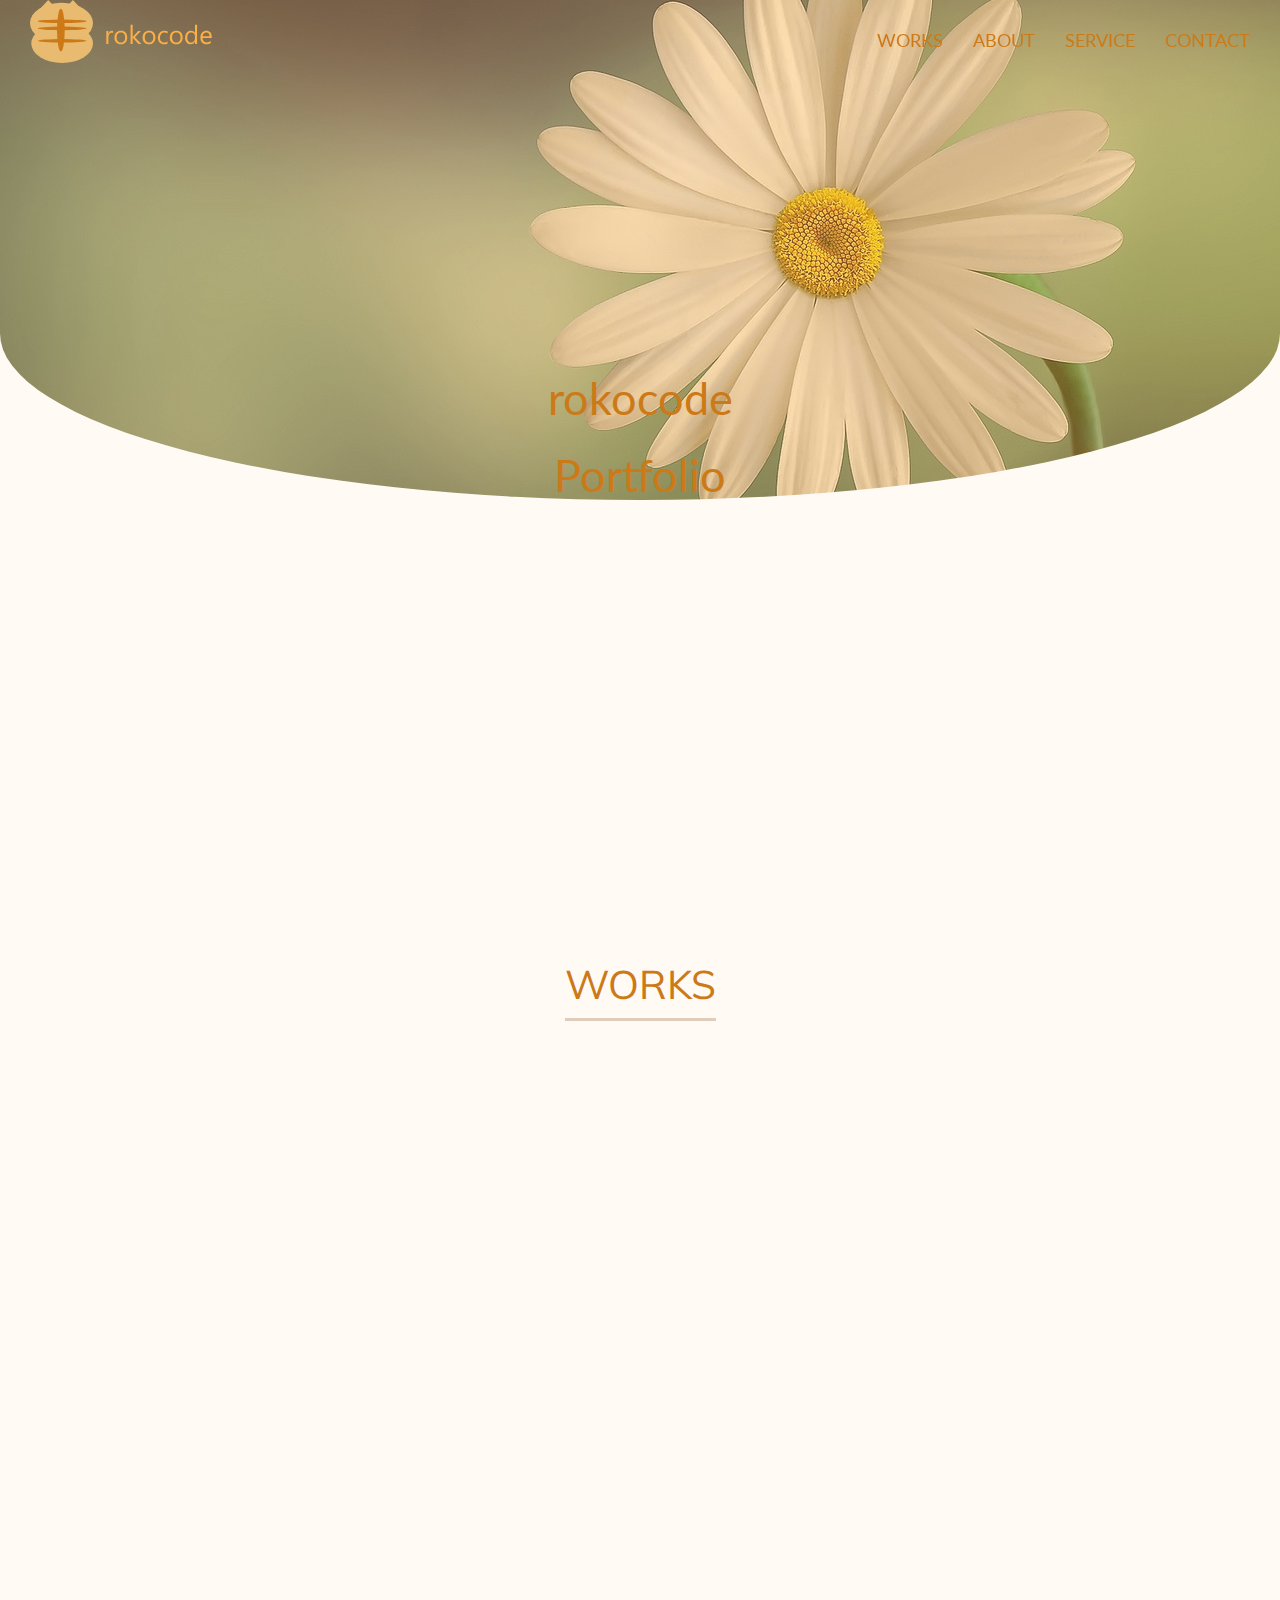
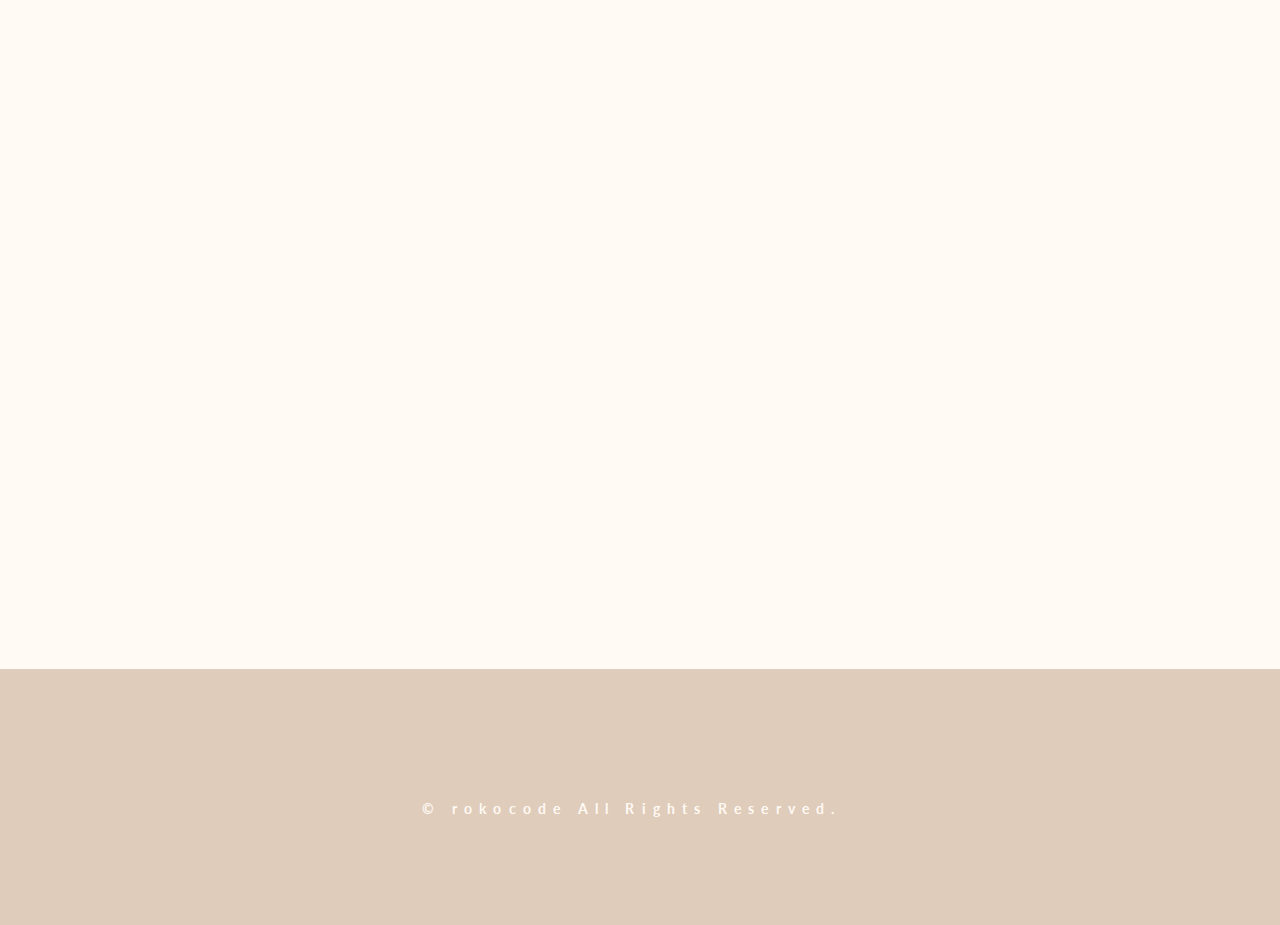
<file: index.html>
<!DOCTYPE html>
<html lang="ja">
<head>
  <meta charset="UTF-8">
  <title>rokocode</title>
  <meta name="description" content="rokocodeのポートフォリオサイトです。">
  <meta http-equiv="X-UA-Compatible" content="IE=edge">
  <meta name="viewport" content="width=device-width, initial-scale=1.0">
  <link rel="icon" href="img/favicon.ico">
  <link rel="preconnect" href="https://fonts.googleapis.com">
  <link rel="preconnect" href="https://fonts.gstatic.com" crossorigin>
  <link href="https://fonts.googleapis.com/css2?family=Lato&family=Mulish:wght@300;500;700&display=swap" rel="stylesheet">
  <link rel="stylesheet" href="css/reset.css">
  <link rel="stylesheet" href="css/style.css">
</head>
<body>
  <header id="header" class="wrapper">
    
      <h1 class="site-title">
        <a href="index.html"><img src="img/logo.svg" alt="rokocodeのロゴ画像"></a>
      </h1>

      <nav class="navi">
        <ul class="navi-menu">
          <li>
            <a href="#works">WORKS</a>
          </li>
          <li>
            <a href=about.html>ABOUT</a>
          </li>
          <li>
            <a href=about.html>SERVICE</a>
          </li>
          <li>
            <a href=contact.html>CONTACT</a>
          </li>
        </ul>
      </nav>

      <nav class="sp-menu">
        <ul class="sp-nav-menu">
          <li class="menu-list">
            <a href=index.html>TOP</a>
          </li>
          <li class="menu-list">
            <a href="#works">WORKS</a>
          </li>
          <li class="menu-list">
            <a href=about.html>ABOUT</a>
          </li>
          <li class="menu-list">
            <a href=about.html>SERVICE</a>
          </li>
          <li class="menu-list">
            <a href=contact.html>CONTACT</a>
          </li>
        </ul>
      </nav>
      <button type="button" class="btn js-btn">
        <span class="btn-line"></span>
      </button>
  </header>

  <div id="mask"></div>

  <div class="key-visual">
    <div class="slider">
      <img src="img/mainvisual1.png">
      <img src="img/mainvisual2.png">
      <img src="img/mainvisual3.png">
    </div>
    <div class="key-visual-logo">
      <h2>rokocode<br>
      Portfolio</h2>
    </div>

  </div><!--------key-visual------->

  <section id="works" class="wrapper">
    <div class="sec-title">
      <h3>WORKS</h3>
    </div>
    <ul class="works-list">
      <li class="works-item">
        <img src="img/site1.png" alt="スニーカーのストアサイト">
          <h4 class="works-title">Sneakers-スニーカーのストアサイト-</h4>
          <a class="btn-neumorphism" href="https://sneakers-shop-site.netlify.app/" target="_blank" rel="noopener noreferrer">view more</a>
        <div class="works-content">
          <ul class="tags">
            <li>HTML5</li>
            <li>CSS3</li>
            <li>SCSS</li>
            <li>JAVASCRIPT</li>
            <li>JQERY</li>
          </ul>
        </div><!-----works-content----->
      </li>
      <li class="works-item">
        <img src="img/site2.png" alt="カフェのサイト">
        <h4 class="works-title">COFFEE -カフェのサイト-</h4>
        <a class="btn-neumorphism" href="https://coffee-cafe-site.netlify.app/" target="_blank" rel="noopener noreferrer">view more</a>
        <div class="works-content">
          <ul class="tags">
            <li>HTML5</li>
            <li>CSS3</li>
            <li>SCSS</li>
          </ul>
        </div><!-----works-content----->
      </li>
      <li class="works-item">
        <img src="img/site3.png" alt="インテリアショップ">
        <h4 class="works-title">Furniture Design-インテリアショップのサイト-</h4>
        <a class="btn-neumorphism">view more</a>
        <div class="works-content">
          <ul class="tags">
            <li>WordPress</li>
            <li>HTML5</li>
            <li>CSS3</li>
            <li>SCSS</li>
            <li>JAVASCRIPT</li>
            <li>JQERY</li>
          </ul>
        </div><!-----works-content----->
      </li>
      <li class="works-item">
        <img src="img/site1.png" alt="rokocodeのPortfolioサイト">
        <h4 class="works-title">Portfolio-rokocodeのPortfolioサイト-</h4>
        <a class="btn-neumorphism">view more</a>
        <div class="works-content">
          <ul class="tags">
            <li>HTML5</li>
            <li>CSS3</li>
            <li>SCSS</li>
            <li>JAVASCRIPT</li>
            <li>JQERY</li>
          </ul>
        </div><!-----works-content----->
      </li>
    </ul>
  </section><!-----------#works .wrapper-------->
  <script src="https://ajax.googleapis.com/ajax/libs/jquery/3.6.3/jquery.min.js"></script>
  <script src="js/main.js"></script>
  
  <footer class="footer">
    <p>&copy; rokocode All Rights Reserved.</p>
  </footer>
</body>
</html>
</file>
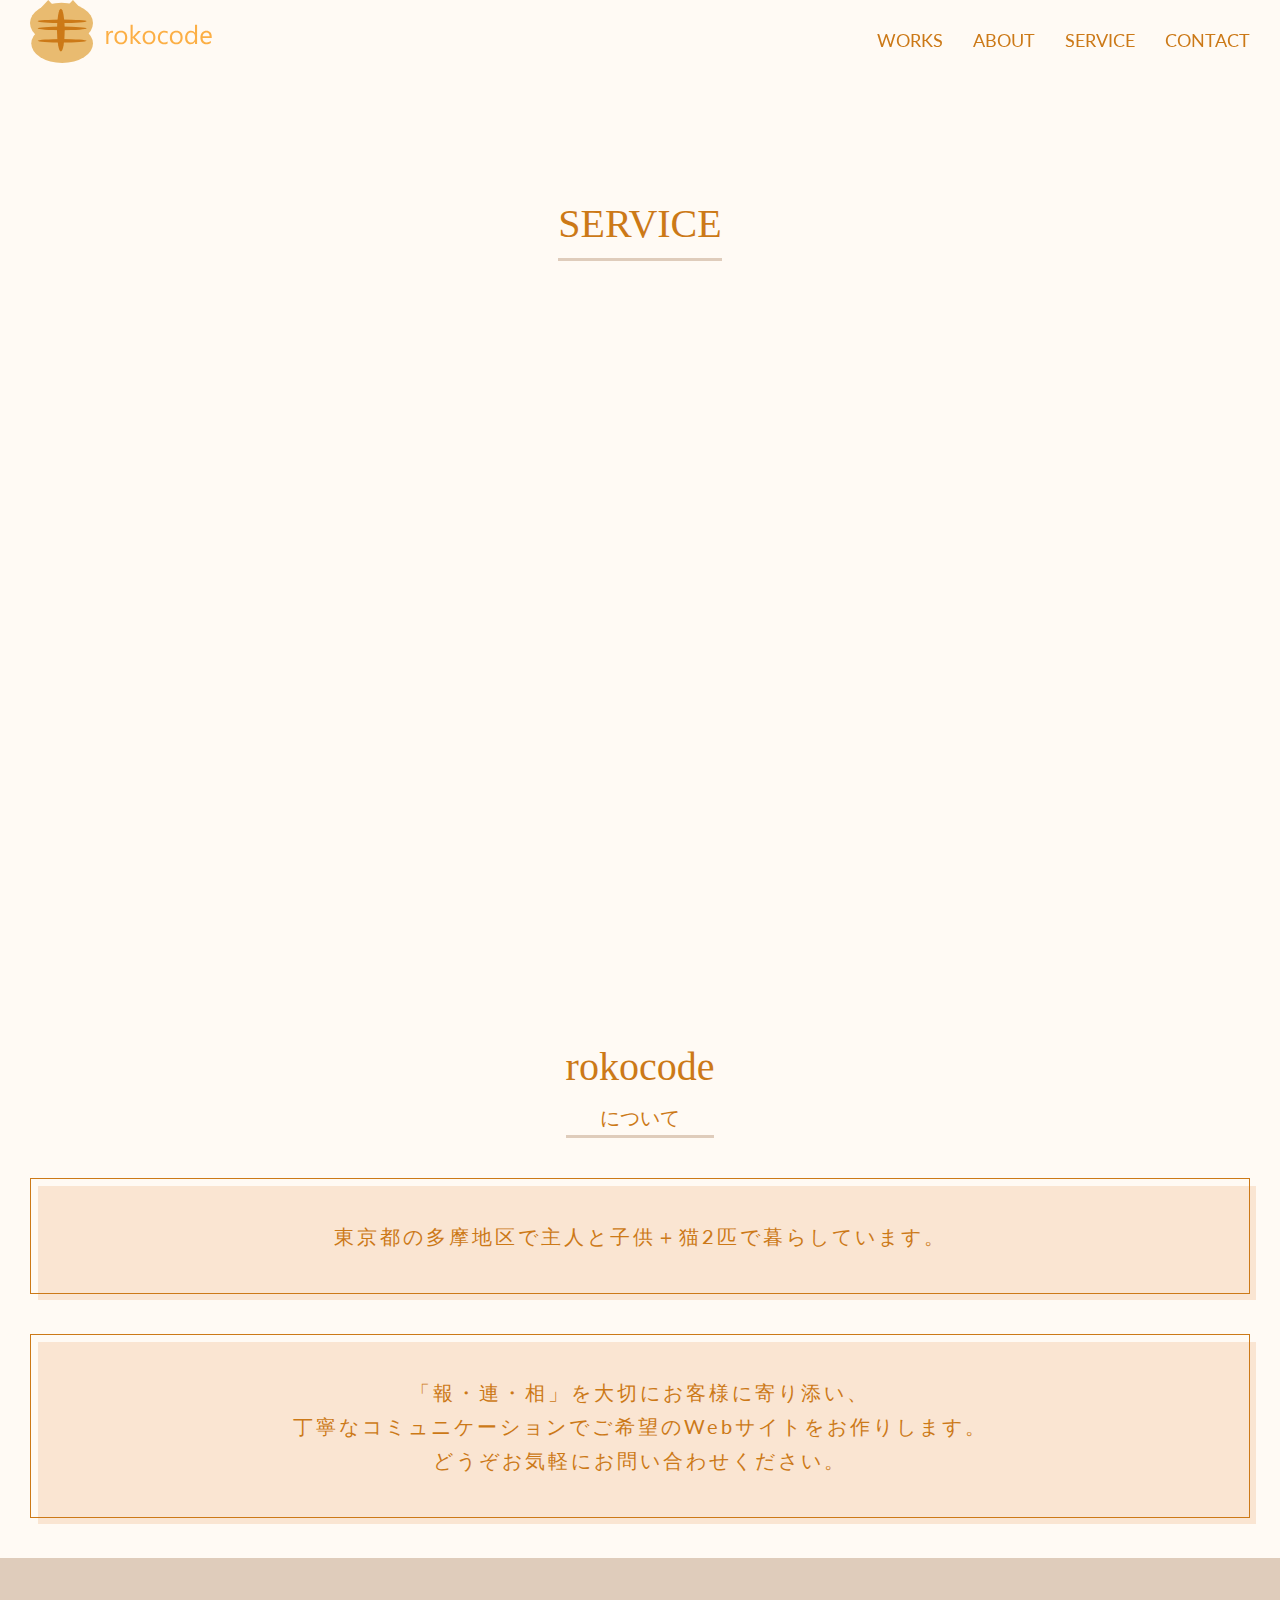
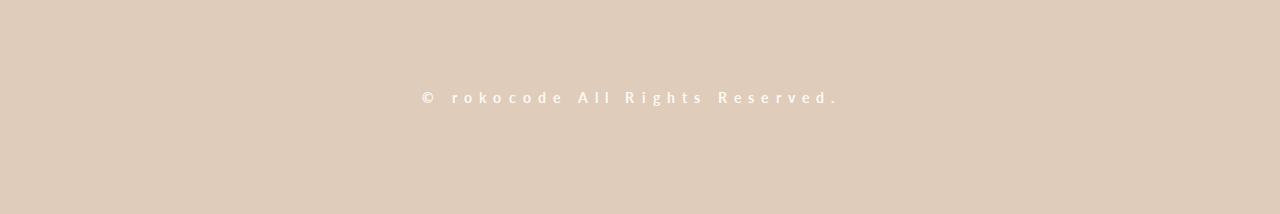
<file: about.html>
<!DOCTYPE html>
<html lang="ja">
<head>
  <meta charset="UTF-8">
  <title>rokocode</title>
  <meta name="description" content="rokocodeのポートフォリオサイトです。">
  <meta http-equiv="X-UA-Compatible" content="IE=edge">
  <meta name="viewport" content="width=device-width, initial-scale=1.0">
  <link rel="icon" href="img/favicon.ico">
  <link rel="preconnect" href="https://fonts.googleapis.com">
  <link rel="preconnect" href="https://fonts.gstatic.com" crossorigin>
  <link href="https://fonts.googleapis.com/css2?family=Lato&display=swap" rel="stylesheet">
  <link rel="stylesheet" href="css/reset.css">
  <link rel="stylesheet" href="css/style.css">
</head>
<body>
  <header id="header" class="wrapper">
    
      <h1 class="site-title">
        <a href="index.html"><img src="img/logo.svg" alt="rokocodeのロゴ画像"></a>
      </h1>

      <nav class="navi">
        <ul class="navi-menu">
          <li>
            <a href=index.html>WORKS</a>
          </li>
          <li>
            <a href="#about">ABOUT</a>
          </li>
          <li>
            <a href="#service">SERVICE</a>
          </li>
          <li>
            <a href=contact.html>CONTACT</a>
          </li>
        </ul>
      </nav>

      <nav class="sp-menu">
        
        <ul class="sp-nav-menu">
          <li class="menu-list">
            <a href=index.html>TOP</a>
          </li>
          <li class="menu-list">
            <a href=index.html>WORKS</a>
          </li>
          <li class="menu-list">
            <a href="#about">ABOUT</a>
          </li>
          <li class="menu-list">
            <a href="#service">SERVICE</a>
          </li>
          <li class="menu-list">
            <a href=contact.html>CONTACT</a>
          </li>
        </ul>
        <button type="button" class="btn js-btn">
          <span class="btn-line"></span>
        </button>
      </nav>
  </header>

  <div id="mask"></div>

  <section id="service" class="wrapper">
    <div class="sec-title">
      <h3>SERVICE</h3>
    </div>

    <div class="service-list wrapper">
      <ul class="service-item">
        <li>
          <p class="service-img">
            <img src="img/code-1.png" alt="コードのアイコン">
          </p>
          <div class="service-content">
            <h4 class="service-title">HP・LP制作</h4>
            <p class="service-text">新規作成やリニューアルなど、<br>頂いたデザインを元にHTML/CSS(SCSS)/JAVASCRIPTを使ってサイトを制作します。</p>
          </div>
        </li>
        <li>
          <p class="service-img">
            <img src="img/wordpresssite-1.png" alt="女性がパソコンを持っているイラスト">
          </p>
          <div class="service-content">
            <h4 class="service-title">WordPress</h4>
            <p class="service-text">お知らせやブログの更新が簡単に行えるWordPressを使ってサイトを制作します。</p>
          </div>
        </li>
        <li>
          <p class="service-img">
            <img src="img/responsive-1.png" alt="スマートフォンのイラスト">
          </p>
          <div class="service-content">
            <h4 class="service-title">レスポンシブデザイン</h4>
            <p class="service-text">デバイスの画面サイズに応じて表示を最適化します。</p>
          </div>
        </li>
      </ul><!-------service-item-------->
    </div><!-------service-list-------->  
  </section><!-----------#service .wrapper-------->

  <section id="about" class="wrapper">
    <div class="sec-title">
      <h3>rokocode</h3>
      <p>について</p>
    </div>
    <p class="about-text">東京都の多摩地区で主人と子供＋猫2匹で暮らしています。</p>
    <p class="about-text">「報・連・相」を大切にお客様に寄り添い、<br>丁寧なコミュニケーションでご希望のWebサイトをお作りします。<br>どうぞお気軽にお問い合わせください。</p>
    
  </section>

  <script src="https://ajax.googleapis.com/ajax/libs/jquery/3.6.3/jquery.min.js"></script>
  <script src="js/main.js"></script>
  <footer class="footer">
    <p>&copy; rokocode All Rights Reserved.</p>
  </footer>
</body>
</html>
</file>
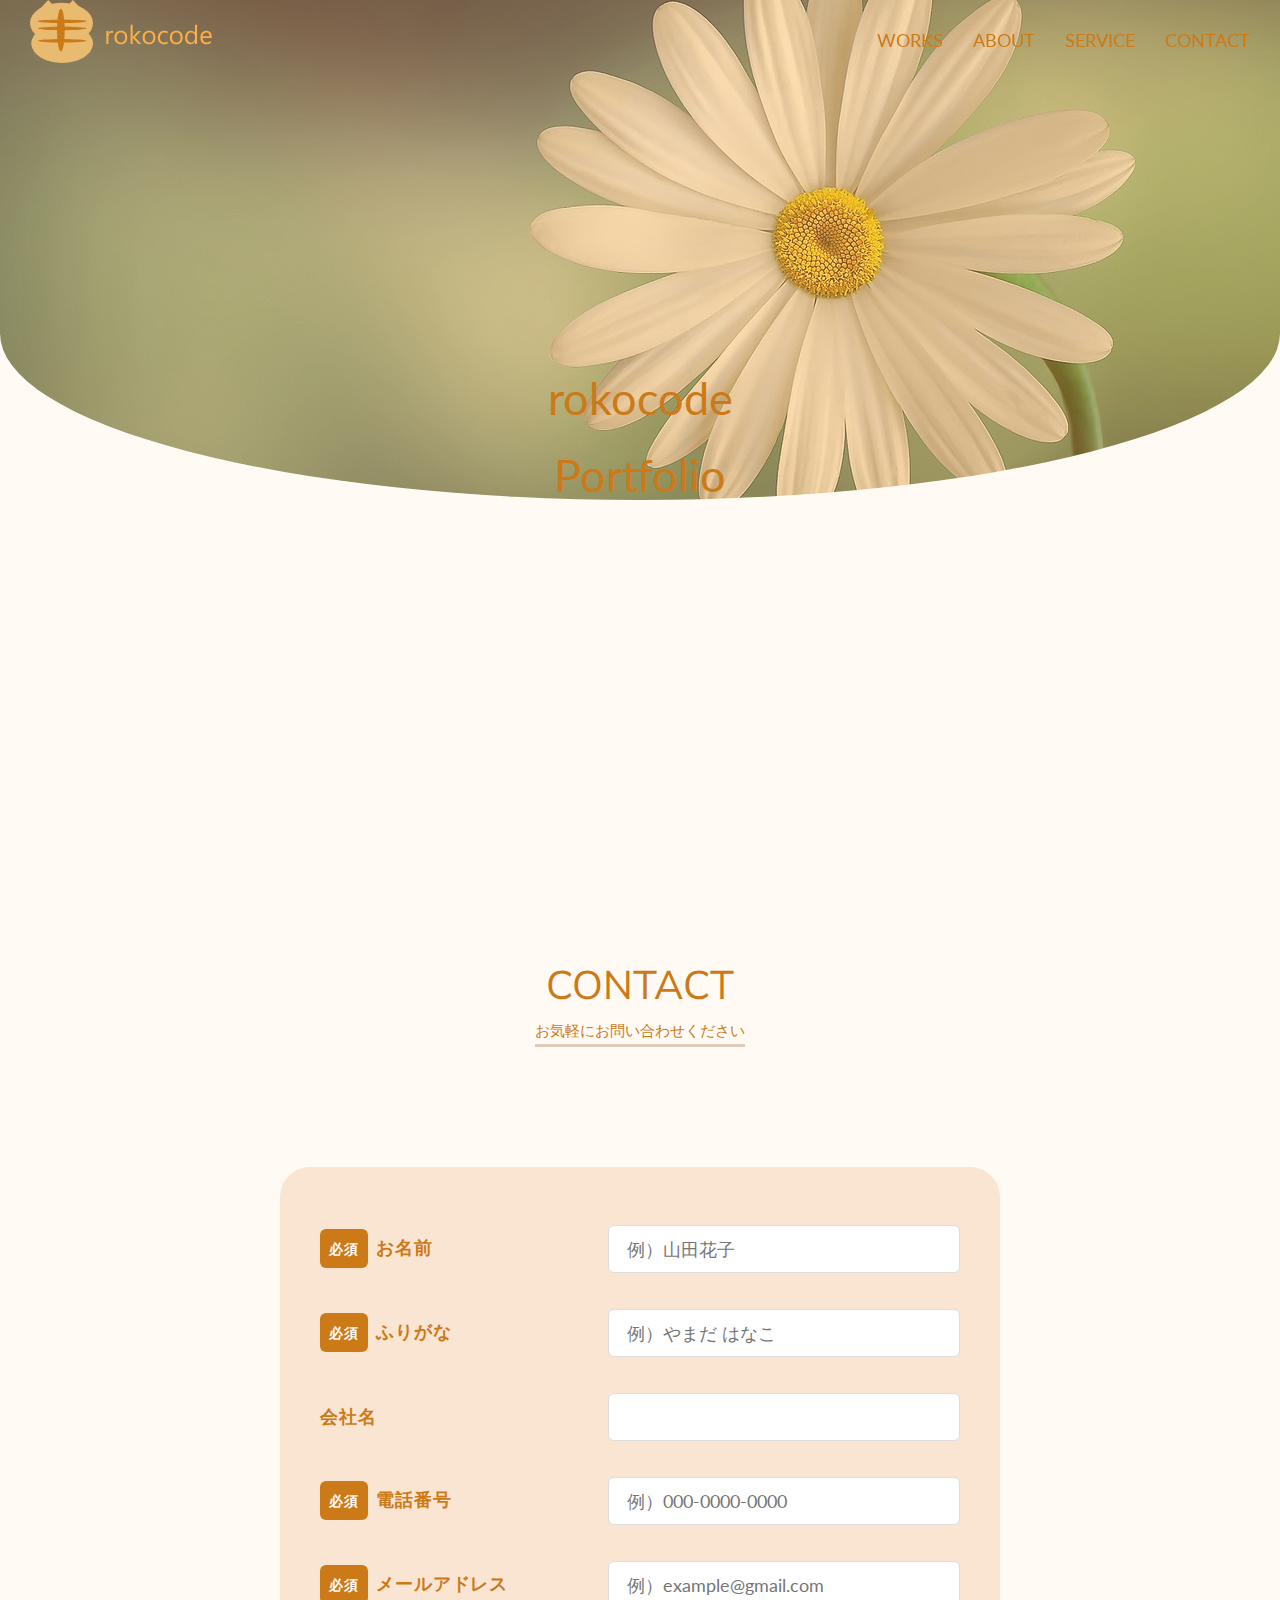
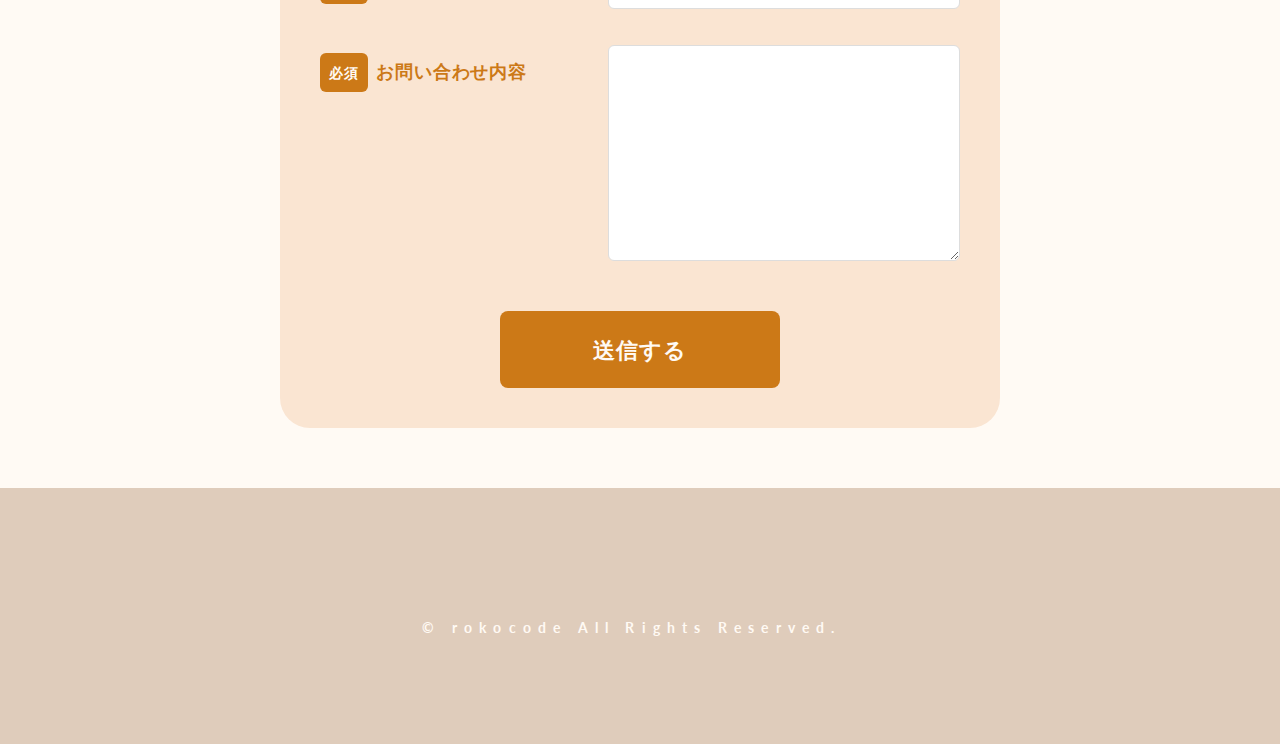
<file: contact.html>
<!DOCTYPE html>
<html lang="ja">
<head>
  <meta charset="UTF-8">
  <title>rokocode</title>
  <meta name="description" content="rokocodeのポートフォリオサイトです。">
  <meta http-equiv="X-UA-Compatible" content="IE=edge">
  <meta name="viewport" content="width=device-width, initial-scale=1.0">
  <link rel="icon" href="img/favicon.ico">
  <link rel="preconnect" href="https://fonts.googleapis.com">
  <link rel="preconnect" href="https://fonts.gstatic.com" crossorigin>
  <link href="https://fonts.googleapis.com/css2?family=Lato&family=Mulish:wght@300;500;700&display=swap" rel="stylesheet">
  <link rel="stylesheet" href="css/reset.css">
  <link rel="stylesheet" href="css/style.css">
</head>
<body>
  <header id="header" class="wrapper">
    
      <h1 class="site-title">
        <a href="index.html"><img src="img/logo.svg" alt="rokocodeのロゴ画像"></a>
      </h1>

      <nav class="navi">
        <ul class="navi-menu">
          <li>
            <a href=index.html>WORKS</a>
          </li>
          <li>
            <a href=about.html>ABOUT</a>
          </li>
          <li>
            <a href=about.html>SERVICE</a>
          </li>
          <li>
            <a href="contact.html">CONTACT</a>
          </li>
        </ul>
      </nav>

      <nav class="sp-menu">
        <ul class="sp-nav-menu">
          <li class="menu-list">
            <a href=index.html>TOP</a>
          </li>
          <li class="menu-list">
            <a href=index.html>WORKS</a>
          </li>
          <li class="menu-list">
            <a href=about.html>ABOUT</a>
          </li>
          <li class="menu-list">
            <a href=about.html>SERVICE</a>
          </li>
          <li class="menu-list">
            <a href="#contact">CONTACT</a>
          </li>
        </ul>
      </nav>
      <button type="button" class="btn js-btn">
        <span class="btn-line"></span>
      </button>
  </header>

  <div id="mask"></div>

  <div class="key-visual">
    <div class="slider">
      <img src="img/mainvisual1.png">
      <img src="img/mainvisual2.png">
      <img src="img/mainvisual3.png">
    </div>
    <div class="key-visual-logo">
      <h2>rokocode<br>
      Portfolio</h2>
    </div>

  </div><!--------key-visual------->

  <section id="contact" class="wrapper">
    <div class="sec-title">
      <h3>CONTACT</h3>
      <p>お気軽にお問い合わせください</p>
    </div>

    <div class="form">
      <div class="form-item">
        <p class="form-item-label">
          <span class="form-item-label-required">必須</span>お名前</p>
        <input type="text" class="form-item-input" placeholder="例）山田花子">
      </div>
      <div class="form-item">
        <p class="form-item-label">
          <span class="form-item-label-required">必須</span>ふりがな</p>
        <input type="text" class="form-item-input" placeholder="例）やまだ はなこ">
      </div>
      <div class="form-item">
        <p class="form-item-label">会社名</p>
        <input type="text" class="form-item-input">
      </div>
      <div class="form-item">
        <p class="form-item-label"><span class="form-item-label-required">必須</span>電話番号</p>
        <input type="text" class="form-item-input" placeholder="例）000-0000-0000">
      </div>
      <div class="form-item">
        <p class="form-item-label"><span class="form-item-label-required">必須</span>メールアドレス</p>
        <input type="email" class="form-item-input" placeholder="例）example@gmail.com">
      </div>
      <div class="form-item">
        <p class="form-item-label isMsg"><span class="form-item-label-required">必須</span>お問い合わせ内容</p>
        <textarea class="form-item-textarea"></textarea>
      </div>
      <input type="submit" class="form-btn" value="送信する">
    </div>
  </section>
    
  <script src="https://ajax.googleapis.com/ajax/libs/jquery/3.6.3/jquery.min.js"></script>
  <script src="js/main.js"></script>
  <footer class="footer">
    <p>&copy; rokocode All Rights Reserved.</p>
  </footer>
</body>
</html>
</file>
<file: css/style.css>
html {
  font-size: 100%;
}

* {
  box-sizing: border-box;
}

body {
  font-size: 0.9rem;
  line-height: 1.7;
  background-color: #fffaf4;
  font-family: "Mulish", sans-serif;
  font-family: "Lato", sans-serif;
}

a {
  text-decoration: none;
}

img {
  max-width: 100%;
}

li {
  list-style: none;
}

.site-title {
  line-height: 1px;
}
.site-title a {
  display: block;
}

.wrapper {
  padding: 0 30px;
  text-align: center;
}

.sec-title {
  display: inline-block;
  align-items: center;
  font-size: 40px;
  color: #cc7917;
  padding-top: 50px;
  border-bottom: solid 3px #dfccbb;
  margin: 100px 0;
  font-family: "Mulish";
}

/*------------header------------*/
#header {
  width: 100%;
  height: auto;
  position: fixed;
  top: 0;
  left: 0;
  z-index: 100;
  background-color: #fffaf4 255, 255, 255, 0.7;
  display: flex;
  justify-content: space-between;
}
#header .navi-menu {
  display: flex;
  line-height: 80px;
  color: #cc7917;
  font-size: 18px;
}
#header .navi-menu li {
  margin-left: 30px;
}
#header .navi-menu li:hover {
  color: #fcaf45;
  transition: 0.5s;
}
#header .navi {
  margin-left: auto;
}
#header .sp-menu .sp-nav-menu {
  display: flex;
  flex-direction: column;
  position: fixed;
  right: -70%;
  width: 70%;
  height: 100vh;
  color: #fffaf4;
  background-color: #FCAF45;
  transition: 0.5s;
  padding-top: 50px;
}
#header .sp-menu .sp-nav-menu .menu-list {
  display: flex;
  align-items: center;
  justify-content: center;
  width: 100%;
  height: 100%;
  font-size: 18px;
}
#header .sp-menu .sp-nav-menu .menu-list:hover {
  color: #cc7917;
  cursor: pointer;
  transition: 0.3s;
}
#header .sp-menu .open {
  position: absolute;
  right: 0;
}
#header .btn {
  position: fixed;
  top: 20px;
  right: 16px;
  width: 25px;
  height: 25px;
  z-index: 10;
}
#header .btn .btn-line {
  display: block;
  position: relative;
  width: 100%;
  height: 3px;
  background-color: #FCAF45;
  transition: 0.2s;
  border-radius: 4px;
}
#header .btn .btn-line::before, #header .btn .btn-line::after {
  content: "";
  position: absolute;
  display: block;
  width: 100%;
  height: 100%;
  background-color: #FCAF45;
  transition: 0.5s;
  border-radius: 4px;
}
#header .btn .btn-line::before {
  transform: translateY(-10px);
}
#header .btn .btn-line::after {
  transform: translateY(10px);
}
#header .btn .btn-line.open {
  background-color: transparent;
}
#header .btn .btn-line.open::before, #header .btn .btn-line.open::after {
  content: "";
  background-color: #cc7917;
  transition: 0.2s;
}
#header .btn .btn-line.open::before {
  transform: rotate(45deg);
}
#header .btn .btn-line.open::after {
  transform: rotate(-45deg);
}

#mask {
  display: none;
  transition: all 0.6s;
}

#mask.open {
  display: block;
  position: fixed;
  top: 0;
  left: 0;
  width: 100%;
  height: 100%;
  background-color: #fff;
  opacity: 0.8;
  z-index: 60;
  cursor: pointer;
}

.key-visual {
  position: relative;
  top: 0;
  left: 0;
  width: 100%;
  height: 100vh;
}
.key-visual .slider img {
  width: 100%;
  height: 500px;
  position: absolute;
  z-index: 10;
  top: 0;
  left: 0;
  right: 0;
  -o-object-fit: cover;
     object-fit: cover;
  border-radius: 0 0 60% 60%/80% 80% 40% 40%;
}
.key-visual .key-visual-logo {
  position: absolute;
  top: 40%;
  left: 0;
  right: 0;
  text-align: center;
  font-size: 45px;
  color: #cc7917;
  z-index: 10;
}

#works {
  margin-bottom: 100px;
}
#works .sec-title {
  margin-top: 0;
}
#works .works-list {
  display: grid;
  grid-template-columns: repeat(2, 1fr);
  grid-template-rows: auto;
  -o-object-fit: contain;
     object-fit: contain;
  row-gap: 80px;
  -moz-column-gap: 50px;
       column-gap: 50px;
}
#works .works-list .works-item {
  border: 1px solid #FCAF45;
  border-radius: 20px;
  padding: 20px 10px;
  box-shadow: 10px 10px 10px 3px #e9bb70;
  opacity: 0;
}
#works .works-list .btn-neumorphism {
  padding: 1rem;
  background: #fffaf4;
  border-radius: 10px;
  box-shadow: 8px 8px 15px #e9bb70, -8px -8px 15px #fffaf4;
  color: #cc7917;
  font-weight: bold;
  text-align: center;
  text-decoration: none;
  cursor: pointer;
  -webkit-user-select: none;
     -moz-user-select: none;
          user-select: none;
}
#works .works-list .btn-neumorphism:active {
  color: #FCAF45;
  box-shadow: inset 8px 8px 15px #e9bb70, inset -8px -8px 15px #fffaf4;
}
#works .works-item img {
  margin-top: 20px;
  margin-bottom: 40px;
}
#works .works-title {
  font-size: 18px;
  font-weight: bold;
  margin-bottom: 28px;
}
#works .works-content .tags {
  display: flex;
  flex-wrap: wrap;
  align-items: center;
  padding-left: 30px;
  margin-top: 28px;
}
#works .works-content li {
  background: #cc7917;
  color: #fffaf4;
  font-size: 14px;
  font-weight: bold;
  text-align: center;
  padding: 7px 14px;
  margin: 0 10px 10px 0;
  border-radius: 10px;
}

.fadeUp {
  animation-name: fadeUpAnime;
  animation-duration: 0.5s;
  animation-fill-mode: forwards;
  opacity: 0;
}

@keyframes fadeUpAnime {
  from {
    opacity: 0;
    transform: translateY(100px);
  }
  to {
    opacity: 1;
    transform: translateY(0);
  }
}
#service .sec-title {
  margin-top: 140px;
}
#service .service-item {
  display: flex;
  justify-content: space-between;
  animation-name: smoothAnime;
  animation-duration: 1s;
  animation-fill-mode: forwards;
  transform-origin: left;
  opacity: 0;
}
#service .service-item li {
  width: 30%;
  height: auto;
  text-align: center;
  padding-top: 20px;
  border: 1px solid #FCAF45;
  border-radius: 20px;
  padding: 20px 10px;
  box-shadow: 10px 10px 10px 3px #e9bb70;
}
#service .service-item li .service-img img {
  height: 250px;
  -o-object-fit: cover;
     object-fit: cover;
  margin-bottom: 50px;
}
#service .service-item li .service-content .service-title {
  font-size: 24px;
  color: #cc7917;
  font-weight: 700;
  letter-spacing: 0.15em;
  margin-bottom: 30px;
}
#service .service-item li .service-content .service-text {
  font-size: 16px;
  letter-spacing: 0.1em;
}

@keyframes smoothAnime {
  from {
    transform: translate3d(0, 100%, 0) skewY(12deg);
    opacity: 0;
  }
  to {
    transform: translate3d(0, 0, 0) skewY(0);
    opacity: 1;
  }
}
#about .sec-title {
  margin-bottom: 0;
}
#about .sec-title p {
  font-size: 20px;
}
#about .about-text {
  font-size: 20px;
  text-align: center;
  color: #cc7917;
  letter-spacing: 0.15em;
  margin: 2em auto;
  padding: 2em;
  background: none;
  border: 1px solid #cc7917;
  position: relative;
}
#about .about-text::after {
  background-color: #fae5d2;
  border: none;
  content: "";
  position: absolute;
  top: 7px;
  left: 7px;
  width: 100%;
  height: 100%;
  z-index: -1;
}

#contact {
  height: auto;
}
#contact .sec-title {
  margin-bottom: 60px;
  margin-top: 0;
}
#contact .sec-title p {
  font-size: 15px;
}
#contact .form {
  margin-top: 60px;
  margin-left: auto;
  margin-right: auto;
  margin-bottom: 60px;
  max-width: 720px;
  padding: 40px;
  background-color: #fae5d2;
  border-radius: 30px;
}
#contact .form .form-item {
  padding-top: 18px;
  padding-bottom: 18px;
  width: 100%;
  display: flex;
  align-items: center;
}
#contact .form .form-item-label {
  width: 100%;
  max-width: 248px;
  letter-spacing: 0.05em;
  font-weight: bold;
  font-size: 18px;
  text-align: left;
  color: #cc7917;
}
#contact .form .form-item-label.isMsg {
  margin-top: 8px;
  margin-bottom: auto;
}
#contact .form .form-item-label-required {
  border-radius: 6px;
  margin-right: 8px;
  padding-top: 8px;
  padding-bottom: 8px;
  width: 48px;
  display: inline-block;
  text-align: center;
  background: #cc7917;
  color: #fffaf4;
  font-size: 14px;
}
#contact .form .form-item-input {
  border: 1px solid #ddd;
  border-radius: 6px;
  margin-left: 40px;
  padding-left: 1em;
  padding-right: 1em;
  height: 48px;
  flex: 1;
  width: 100%;
  max-width: 410px;
  background: #fff;
  font-size: 18px;
  text-align: left;
}
#contact .form .form-item-textarea {
  border: 1px solid #ddd;
  border-radius: 6px;
  margin-left: 40px;
  padding-left: 1em;
  padding-right: 1em;
  height: 216px;
  flex: 1;
  width: 100%;
  max-width: 410px;
  background: #fff;
  font-size: 18px;
}
#contact .form .form-btn {
  border-radius: 8px;
  margin-top: 32px;
  margin-left: auto;
  margin-right: auto;
  padding: 20px 0;
  width: 280px;
  display: block;
  letter-spacing: 0.05em;
  background: #cc7917;
  color: #fffaf4;
  font-weight: bold;
  font-size: 22px;
}

.footer {
  width: 100%;
  height: 256px;
  background-color: #dfccbb;
  display: block;
  position: relative;
}
.footer p {
  display: inline-block;
  position: absolute;
  top: 50%;
  left: 33%;
  letter-spacing: 0.5em;
  font-weight: bold;
  color: #fffaf4;
}

/*----------------sp----------------*/
@media screen and (max-width: 768px) {
  .wrapper {
    padding: 0 10px;
  }
  .navi-menu li {
    display: none;
  }
  .key-visual {
    height: 400px;
    margin-bottom: 100px;
  }
  .key-visual .key-visual-logo {
    top: 40%;
  }
  #works .works-list {
    display: grid;
    grid-template-columns: 1fr;
  }
  #works .works-item img {
    margin-bottom: 20px;
  }
  #service .service-item {
    display: flex;
    flex-direction: column;
  }
  #service .service-item li {
    width: 100%;
    margin-bottom: 30px;
  }
  #contact .sec-title p {
    font-size: 12px;
  }
  #contact .form {
    margin-top: 40px;
  }
  #contact .form .form-item {
    padding-left: 14px;
    padding-right: 14px;
    padding-top: 16px;
    padding-bottom: 16px;
    flex-wrap: wrap;
  }
  #contact .form .form-item-label {
    max-width: inherit;
    display: flex;
    align-items: center;
    font-size: 15px;
  }
  #contact .form .form-item-label.isMsg {
    margin-top: 0;
  }
  #contact .form .form-item-label-required {
    border-radius: 4px;
    padding-top: 4px;
    padding-bottom: 4px;
    width: 32px;
    font-size: 10px;
  }
  #contact .form .form-item-input {
    margin-left: 0;
    margin-top: 18px;
    height: 40px;
    flex: inherit;
    font-size: 15px;
  }
  #contact .form .form-item-textarea {
    margin-top: 18px;
    margin-left: 0;
    height: 200px;
    flex: inherit;
    font-size: 15px;
  }
  #contact .form .form-btn {
    margin-top: 24px;
    padding-top: 8px;
    padding-bottom: 8px;
    width: 160px;
    font-size: 16px;
  }
  .footer {
    height: 150px;
  }
  .footer p {
    position: absolute;
    top: 50%;
    left: 22%;
    font-size: 12px;
    letter-spacing: 0.15em;
  }
}
@media screen and (min-width: 769px) {
  .sp-nav-menu .menu-list {
    display: none;
  }
  #header .btn {
    display: none;
  }
}/*# sourceMappingURL=style.css.map */
</file>
